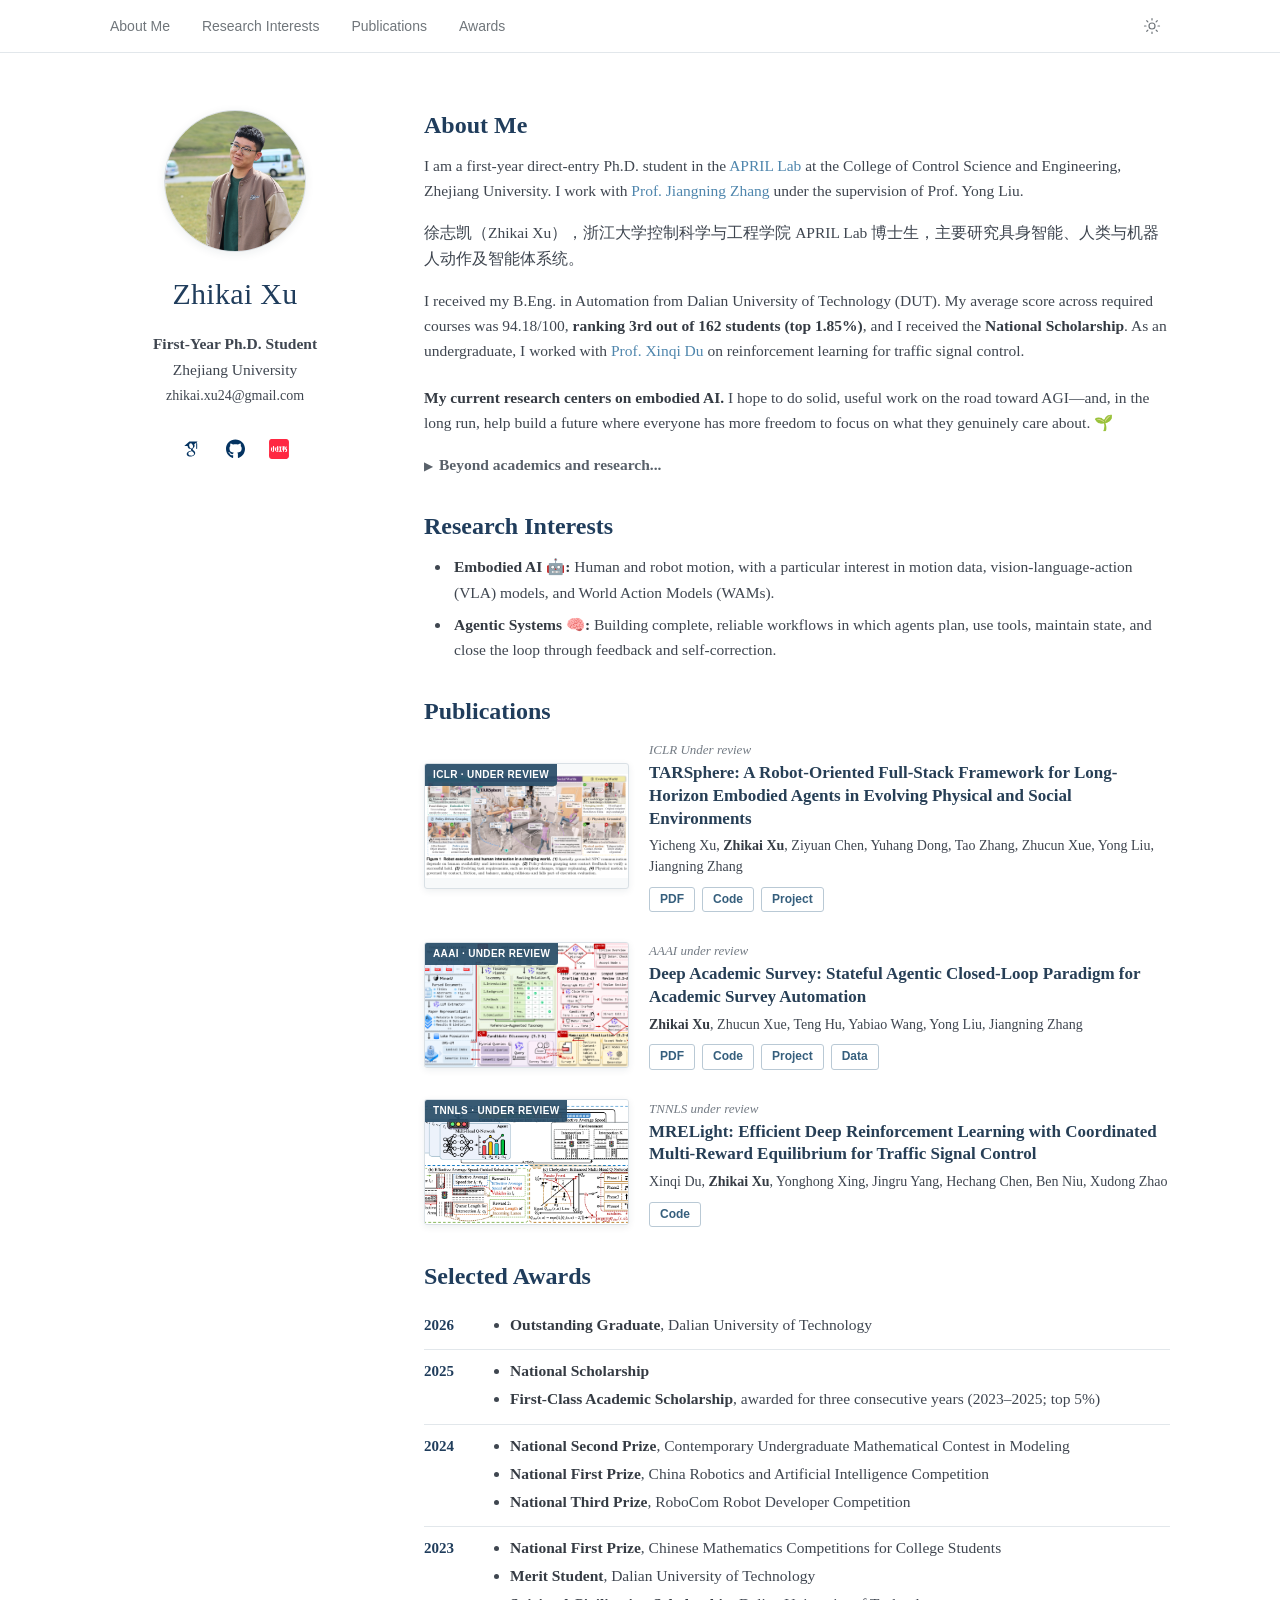
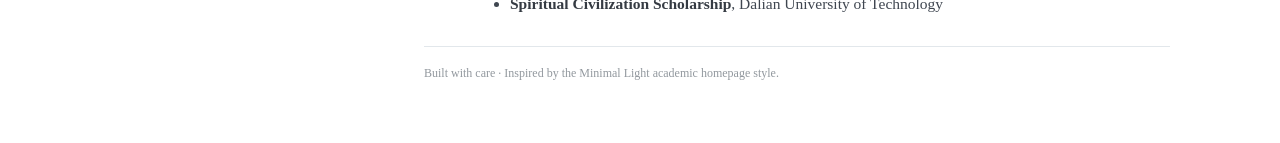
<file: index.html>
<!doctype html>
<html lang="en">
  <head>
    <meta charset="utf-8" />
    <meta name="google-site-verification" content="ff-lMdnr1boXoENZf6rJ6O1V5q2bJymgZOdeZO4aA9Y" />
    <meta name="viewport" content="width=device-width, initial-scale=1" />
    <meta name="description" content="徐志凯（Zhikai Xu），浙江大学控制科学与工程学院 APRIL Lab 博士生，研究方向包括具身智能（Embodied AI）、人类与机器人动作及智能体系统（Agentic Systems）。" />
    <meta name="author" content="Zhikai Xu" />
    <meta name="theme-color" content="#ffffff" />
    <link rel="canonical" href="https://zhikaixu24.github.io/" />
    <meta property="og:type" content="profile" />
    <meta property="og:title" content="徐志凯 (Zhikai Xu) | 浙江大学 Zhejiang University" />
    <meta property="og:description" content="徐志凯（Zhikai Xu），浙江大学控制科学与工程学院 APRIL Lab 博士生，研究方向包括具身智能（Embodied AI）、人类与机器人动作及智能体系统（Agentic Systems）。" />
    <meta property="og:url" content="https://zhikaixu24.github.io/" />
    <meta property="og:image" content="https://zhikaixu24.github.io/assets/images/zhikai-xu.jpg" />
    <meta property="og:image:alt" content="Portrait of Zhikai Xu" />
    <link rel="icon" href="assets/images/favicon.jpg" type="image/jpeg" />
    <script>
      try {
        if (localStorage.getItem("homepage-theme") === "dark") document.documentElement.dataset.theme = "dark";
      } catch {}
    </script>
    <link rel="stylesheet" href="assets/home.css?v=theme1" />
    <title>徐志凯 (Zhikai Xu) | 浙江大学 Zhejiang University</title>
    <script type="application/ld+json">
      {
        "@context": "https://schema.org",
        "@type": "ProfilePage",
        "@id": "https://zhikaixu24.github.io/#profile",
        "url": "https://zhikaixu24.github.io/",
        "mainEntity": {
          "@type": "Person",
          "@id": "https://zhikaixu24.github.io/#person",
          "name": "Zhikai Xu",
          "alternateName": ["徐志凯", "Xu Zhikai"],
          "url": "https://zhikaixu24.github.io/",
          "description": "Ph.D. student in the APRIL Lab at the College of Control Science and Engineering, Zhejiang University.",
          "image": "https://zhikaixu24.github.io/assets/images/zhikai-xu.jpg",
          "affiliation": {
            "@type": "CollegeOrUniversity",
            "name": "Zhejiang University",
            "alternateName": "浙江大学"
          },
          "knowsAbout": ["Embodied AI", "Agentic Systems", "Human and Robot Motion"],
          "sameAs": [
            "https://github.com/ZhikaiXu24",
            "https://scholar.google.com/citations?user=pOM4Xt8AAAAJ"
          ]
        }
      }
    </script>
  </head>
  <body>
    <nav class="section-nav" aria-label="Page sections">
      <div class="section-nav-inner">
        <a href="#about-heading">About Me</a>
        <a href="#interests-heading">Research Interests</a>
        <a href="#publications-heading">Publications</a>
        <a href="#awards-heading">Awards</a>
        <button class="theme-toggle" type="button" hidden aria-label="Dark mode" aria-pressed="false">
          <svg viewBox="0 0 24 24" width="18" height="18" fill="none" stroke="currentColor" stroke-width="1.6" stroke-linecap="round" stroke-linejoin="round" aria-hidden="true">
            <g class="sun"><circle cx="12" cy="12" r="4"/><path d="M12 2v2m0 16v2M2 12h2m16 0h2M5 5l1.5 1.5m11 11L19 19M5 19l1.5-1.5m11-11L19 5"/></g>
            <path class="moon" d="M20.5 14A8.8 8.8 0 0 1 10 3.5 8.8 8.8 0 1 0 20.5 14Z"/>
          </svg>
        </button>
      </div>
    </nav>
    <div class="page-shell">
      <aside class="profile" aria-label="Profile">
        <img class="avatar" src="assets/images/zhikai-xu.jpg" alt="Portrait of Zhikai Xu" />

        <h1 class="name-switcher" aria-label="Zhikai Xu, 徐志凯">
          <span class="name name-en is-visible" lang="en">Zhikai Xu</span>
          <span class="name name-zh" lang="zh-CN">徐志凯</span>
        </h1>

        <p class="role">First-Year Ph.D. Student</p>
        <p class="affiliation">Zhejiang University</p>
        <a class="email" href="mailto:zhikai.xu24@gmail.com">zhikai.xu24@gmail.com</a>

        <nav class="social-links" aria-label="Profile links">
          <a href="https://scholar.google.com/citations?hl=zh-CN&amp;user=pOM4Xt8AAAAJ" target="_blank" rel="noopener noreferrer" aria-label="Google Scholar" title="Google Scholar">
            <img class="social-icon" src="assets/images/google-scholar.svg" alt="" aria-hidden="true" />
          </a>
          <a href="https://github.com/ZhikaiXu24" target="_blank" rel="noopener noreferrer" aria-label="GitHub" title="GitHub">
            <span class="social-icon github-icon" aria-hidden="true"></span>
          </a>
          <a href="https://www.xiaohongshu.com/user/profile/6311db1d0000000012000500" target="_blank" rel="noopener noreferrer" aria-label="Xiaohongshu" title="Xiaohongshu">
            <img class="rednote-icon" src="assets/images/rednote-xiaohongshu.svg" alt="" aria-hidden="true" />
          </a>
        </nav>
      </aside>

      <main>
        <section aria-labelledby="about-heading">
          <h2 id="about-heading">About Me</h2>
          <p>
            I am a first-year direct-entry Ph.D. student in the
            <a href="https://april.zju.edu.cn/our-team/" target="_blank" rel="noopener noreferrer">APRIL Lab</a>
            at the College of Control Science and Engineering, Zhejiang University. I work with
            <a href="https://zhangzjn.github.io/" target="_blank" rel="noopener noreferrer">Prof. Jiangning Zhang</a>
            under the supervision of Prof. Yong Liu.
          </p>
          <p lang="zh-CN">
            徐志凯（Zhikai Xu），浙江大学控制科学与工程学院 APRIL Lab 博士生，主要研究具身智能、人类与机器人动作及智能体系统。
          </p>
          <p>
            I received my B.Eng. in Automation from Dalian University of Technology (DUT). My average score across required courses was 94.18/100,
            <strong>ranking 3rd out of 162 students (top 1.85%)</strong>, and I received the
            <strong>National Scholarship</strong>. As an undergraduate, I worked with <a href="https://faculty.dlut.edu.cn/duxinqi/zh_CN/index.htm" target="_blank" rel="noopener noreferrer">Prof. Xinqi Du</a> on reinforcement learning for traffic signal control.
          </p>
          <p class="research-statement">
            <strong>My current research centers on embodied AI.</strong> I hope to do solid, useful work on the road toward AGI—and, in the long run, help build a future where everyone has more freedom to focus on what they genuinely care about. 🌱
          </p>

          <details class="beyond">
            <summary>Beyond academics and research...</summary>
            <div class="beyond-content">
              <p>
                My MBTI is ENTJ-A. I am outgoing, always happy to meet new people, and fond of following the occasional wildly imaginative idea just to see where it leads. Outside the lab, I enjoy working out, running, and playing table tennis and badminton. I have also just started learning tennis—complete beginner here, so I am always up for a game!
              </p>
              <p>
                I love traveling, especially when the destination involves mountains, lakes, or open landscapes rather than another busy city. I also spend a perhaps unreasonable amount of time exploring and tinkering with good food. 🏃‍♂️🎾🏔️🍜
              </p>
            </div>
          </details>
        </section>

        <section aria-labelledby="interests-heading">
          <h2 id="interests-heading">Research Interests</h2>
          <ul class="interest-list">
            <li>
              <strong><a href="https://github.com/derikon/awesome-human-motion" target="_blank" rel="noopener noreferrer">Embodied AI</a> 🤖:</strong>
              Human and robot motion, with a particular interest in motion data, vision-language-action (VLA) models, and World Action Models (WAMs).
            </li>
            <li>
              <strong>Agentic Systems 🧠:</strong>
              Building complete, reliable workflows in which agents plan, use tools, maintain state, and close the loop through feedback and self-correction.
            </li>
          </ul>
        </section>

        <section aria-labelledby="publications-heading">
          <h2 id="publications-heading">Publications</h2>

          <article class="publication">
            <a class="paper-preview tarsphere-preview" href="https://arxiv.org/abs/2610.30043" target="_blank" rel="noopener noreferrer" aria-label="Read TARSphere on arXiv">
              <span class="venue-badge">ICLR · Under Review</span>
              <img src="assets/images/tarsphere.png" alt="A robot executes a task while interacting with people in a changing indoor scene" loading="lazy" />
            </a>
            <div class="paper-content">
              <p class="paper-status">ICLR Under review</p>
              <h3><a href="https://arxiv.org/abs/2610.30043" target="_blank" rel="noopener noreferrer">TARSphere: A Robot-Oriented Full-Stack Framework for Long-Horizon Embodied Agents in Evolving Physical and Social Environments</a></h3>
              <p class="authors">Yicheng Xu, <strong>Zhikai Xu</strong>, Ziyuan Chen, Yuhang Dong, Tao Zhang, Zhucun Xue, Yong Liu, Jiangning Zhang</p>
              <div class="paper-links" role="group" aria-label="TARSphere resources">
                <a href="https://arxiv.org/pdf/2610.30043" target="_blank" rel="noopener noreferrer">PDF</a>
                <a href="https://github.com/xuyicheng-zju/TARSphere" target="_blank" rel="noopener noreferrer">Code</a>
                <a href="https://xuyicheng-zju.github.io/TARSphere/" target="_blank" rel="noopener noreferrer">Project</a>
              </div>
            </div>
          </article>

          <article class="publication">
            <a class="paper-preview" href="https://zhikaixu24.github.io/projects/DAS/" target="_blank" rel="noopener noreferrer" aria-label="Open the DAS project page">
              <span class="venue-badge">AAAI · Under Review</span>
              <img src="assets/images/das.png" alt="Overview of the Deep Academic Survey framework" loading="lazy" />
            </a>
            <div class="paper-content">
              <p class="paper-status">AAAI under review</p>
              <h3><a href="https://arxiv.org/abs/2608.18034" target="_blank" rel="noopener noreferrer">Deep Academic Survey: Stateful Agentic Closed-Loop Paradigm for Academic Survey Automation</a></h3>
              <p class="authors">
                <strong>Zhikai Xu</strong>, Zhucun Xue, Teng Hu, Yabiao Wang, Yong Liu, Jiangning Zhang
              </p>
              <div class="paper-links" role="group" aria-label="Deep Academic Survey resources">
                <a href="https://arxiv.org/abs/2608.18034" target="_blank" rel="noopener noreferrer">PDF</a>
                <a href="https://github.com/ZhikaiXu24/DAS" target="_blank" rel="noopener noreferrer">Code</a>
                <a href="https://zhikaixu24.github.io/projects/DAS/" target="_blank" rel="noopener noreferrer">Project</a>
                <a href="https://huggingface.co/datasets/ZhikaiXu24/DAS-2M" target="_blank" rel="noopener noreferrer">Data</a>
              </div>
            </div>
          </article>

          <article class="publication">
            <a class="paper-preview" href="https://github.com/ZhikaiXu24/MRELight" target="_blank" rel="noopener noreferrer" aria-label="Open the MRELight code repository">
              <span class="venue-badge">TNNLS · Under Review</span>
              <img src="assets/images/tnnls.png" alt="Overview of the MRELight framework" loading="lazy" />
            </a>
            <div class="paper-content">
              <p class="paper-status">TNNLS under review</p>
              <h3>MRELight: Efficient Deep Reinforcement Learning with Coordinated Multi-Reward Equilibrium for Traffic Signal Control</h3>
              <p class="authors">
                Xinqi Du, <strong>Zhikai Xu</strong>, Yonghong Xing, Jingru Yang, Hechang Chen, Ben Niu, Xudong Zhao
              </p>
              <div class="paper-links" role="group" aria-label="MRELight resources">
                <a href="https://github.com/ZhikaiXu24/MRELight" target="_blank" rel="noopener noreferrer">Code</a>
              </div>
            </div>
          </article>
        </section>

        <section aria-labelledby="awards-heading">
          <h2 id="awards-heading">Selected Awards</h2>

          <div class="award-year">
            <h3>2026</h3>
            <ul>
              <li><strong>Outstanding Graduate</strong>, Dalian University of Technology</li>
            </ul>
          </div>

          <div class="award-year">
            <h3>2025</h3>
            <ul>
              <li><strong>National Scholarship</strong></li>
              <li><strong>First-Class Academic Scholarship</strong>, awarded for three consecutive years (2023–2025; top 5%)</li>
            </ul>
          </div>

          <div class="award-year">
            <h3>2024</h3>
            <ul>
              <li><strong>National Second Prize</strong>, Contemporary Undergraduate Mathematical Contest in Modeling</li>
              <li><strong>National First Prize</strong>, China Robotics and Artificial Intelligence Competition</li>
              <li><strong>National Third Prize</strong>, RoboCom Robot Developer Competition</li>
            </ul>
          </div>

          <div class="award-year">
            <h3>2023</h3>
            <ul>
              <li><strong>National First Prize</strong>, Chinese Mathematics Competitions for College Students</li>
              <li><strong>Merit Student</strong>, Dalian University of Technology</li>
              <li><strong>Spiritual Civilization Scholarship</strong>, Dalian University of Technology</li>
            </ul>
          </div>
        </section>

        <footer>
          <p>Built with care · Inspired by the Minimal Light academic homepage style.</p>
        </footer>
      </main>
    </div>

    <script src="assets/home.js?v=theme1"></script>
  </body>
</html>
</file>
<file: assets/home.css>
:root {
  --ink: #3f4650;
  --heading: #203d5c;
  --link: #4f86ad;
  --link-hover: #2e658e;
  --muted: #737b84;
  --line: #e2e7eb;
  --soft: #f7f9fa;
  --badge: #345d7d;
  --paper-width: 1060px;
  --nav-height: 3.25rem;
}

* {
  box-sizing: border-box;
}

:root[data-theme="dark"] {
  color-scheme: dark;
  --ink: #d6dce3;
  --heading: #e5edf6;
  --link: #99c5e4;
  --link-hover: #c5e6ff;
  --muted: #acb6c1;
  --line: #3c4651;
  --soft: #252c33;
}
[data-theme="dark"] :is(body, .section-nav) { background: #181c21; }
[data-theme="dark"] :is(.section-nav a, footer, .beyond summary, .theme-toggle) { color: var(--muted); }
[data-theme="dark"] :is(strong, .paper-content h3) { color: var(--heading); }
[data-theme="dark"] .paper-links a { color: var(--link); background: var(--soft); border-color: #566373; }
[data-theme="dark"] .paper-links a:hover { background: var(--line); }
[data-theme="dark"] .beyond-content { background: var(--soft); border-color: var(--line); }
[data-theme="dark"] .social-links .github-icon { background-color: var(--ink); }
[data-theme="dark"] img.social-icon { filter: brightness(0) invert(.85); }

.theme-toggle {
  margin-inline-start: auto;
  flex: 0 0 36px;
  height: 40px;
  padding: 0;
  display: grid;
  place-items: center;
  background: transparent;
  border: 0;
  border-radius: 5px;
  color: #70767b;
  cursor: pointer;
}
.theme-toggle:hover { background: var(--soft); }
.theme-toggle:focus-visible { outline: 2px solid var(--link); outline-offset: -2px; }
.theme-toggle[hidden], .theme-toggle .moon, [data-theme="dark"] .theme-toggle .sun { display: none; }
[data-theme="dark"] .theme-toggle .moon { display: inline; }
@media (max-width: 400px) {
  .section-nav .section-nav-inner { width: calc(100% - 12px); gap: 6px; }
}
@media (max-width: 350px) {
  .section-nav .section-nav-inner { width: calc(100% - 8px); gap: 4px; font-size: .75rem; }
  .section-nav a[href="#interests-heading"] { max-width: 6em; white-space: normal; text-align: center; }
}

html {
  scroll-behavior: smooth;
  scroll-padding-top: calc(var(--nav-height) + 1rem);
}

.section-nav {
  position: sticky;
  top: 0;
  z-index: 5;
  background: #fff;
  box-shadow: 0 1px var(--line);
}

.section-nav-inner {
  width: min(var(--paper-width), calc(100% - 30px));
  margin-inline: auto;
  height: var(--nav-height);
  display: flex;
  align-items: center;
  gap: clamp(12px, 3vw, 32px);
  overflow-x: auto;
  white-space: nowrap;
  font: 500 clamp(0.8rem, 2vw, 0.875rem)/1.3 -apple-system, BlinkMacSystemFont, "Segoe UI", sans-serif;
}

.section-nav a {
  padding-block: .7rem;
  color: #70767b;
}

body {
  margin: 0;
  background: #fff;
  color: var(--ink);
  font-family: Georgia, "Times New Roman", "Noto Serif", "Noto Serif SC", serif;
  font-size: 15.5px;
  line-height: 1.62;
  -webkit-font-smoothing: antialiased;
}

a {
  color: var(--link);
  text-decoration: none;
  transition: color 160ms ease;
}

a:hover,
a:focus-visible {
  color: var(--link-hover);
  text-decoration: underline;
  text-underline-offset: 0.18em;
}

a:focus-visible,
summary:focus-visible {
  outline: 2px solid #8ab5d3;
  outline-offset: 3px;
  border-radius: 2px;
}

.page-shell {
  display: grid;
  grid-template-columns: 250px minmax(0, 1fr);
  gap: 64px;
  width: min(var(--paper-width), calc(100% - 56px));
  margin: 0 auto;
  padding: 58px 0 42px;
}

.profile {
  position: sticky;
  top: calc(var(--nav-height) + 1rem);
  align-self: start;
  text-align: center;
}

.avatar {
  display: block;
  width: 142px;
  height: 142px;
  margin: 0 auto 18px;
  border-radius: 50%;
  border: 1px solid #d8dde1;
  object-fit: cover;
  object-position: 54% 28%;
  box-shadow: 0 2px 10px rgba(31, 51, 69, 0.08);
}

.name-switcher {
  position: relative;
  height: 48px;
  margin: 0 0 13px;
  color: var(--heading);
  font-size: 30px;
  font-weight: 500;
  line-height: 48px;
  letter-spacing: 0.01em;
}

.name {
  position: absolute;
  inset: 0;
  opacity: 0;
  transform: translateY(5px);
  transition: opacity 500ms ease, transform 500ms ease;
}

.name.is-visible {
  opacity: 1;
  transform: translateY(0);
}

.role,
.affiliation {
  margin: 0;
  font-weight: 600;
}

.affiliation {
  margin-top: 1px;
  font-weight: 400;
}

.email {
  display: inline-block;
  margin-top: 2px;
  color: var(--ink);
  font-size: 14px;
}

.social-links {
  display: flex;
  align-items: center;
  justify-content: center;
  gap: 6px;
  margin-top: 22px;
}

.social-links a {
  display: grid;
  width: 38px;
  height: 38px;
  place-items: center;
  color: #043361;
  border-radius: 50%;
  font-size: 19px;
  line-height: 38px;
}

.social-links .social-icon,
.social-links .rednote-icon {
  display: block;
  width: 20px;
  height: 20px;
}

.social-links .github-icon {
  background: #043361;
  -webkit-mask: url("images/github.svg") center / contain no-repeat;
  mask: url("images/github.svg") center / contain no-repeat;
}

.social-links a:hover {
  text-decoration: none;
  transform: translateY(-1px);
}

main {
  min-width: 0;
}

section {
  margin-bottom: 34px;
}

main > section:last-of-type {
  margin-bottom: 0;
}

h2 {
  margin: 0 0 12px;
  color: var(--heading);
  font-size: 24px;
  font-weight: 700;
  line-height: 1.3;
}

p {
  margin: 0 0 17px;
}

strong {
  color: #353b43;
  font-weight: 700;
}

.research-statement {
  margin-top: 22px;
}

.beyond {
  margin-top: 16px;
}

.beyond summary {
  width: fit-content;
  cursor: pointer;
  color: #59616a;
  font-weight: 600;
  list-style: none;
  user-select: none;
}

.beyond summary::-webkit-details-marker {
  display: none;
}

.beyond summary::before {
  display: inline-block;
  margin-right: 7px;
  content: "▶";
  font-size: 0.72em;
  transform-origin: 45% 50%;
  transition: transform 180ms ease;
}

.beyond[open] summary::before {
  transform: rotate(90deg);
}

.beyond-content {
  margin: 13px 0 0 18px;
  padding: 13px 18px 1px;
  border-left: 2px solid #dce7ee;
  background: linear-gradient(90deg, rgba(239, 246, 250, 0.72), transparent 78%);
}

.interest-list {
  margin: 0;
  padding-left: 27px;
}

.interest-list li {
  margin: 7px 0;
  padding-left: 3px;
}

.interest-list strong a {
  color: inherit;
}

.publication {
  display: grid;
  grid-template-columns: 205px minmax(0, 1fr);
  gap: 20px;
  align-items: center;
  margin: 0 0 28px;
}

.paper-preview {
  position: relative;
  display: block;
  height: 126px;
  overflow: hidden;
  border: 1px solid #d9e0e5;
  border-radius: 3px;
  background: var(--soft);
  box-shadow: 0 2px 7px rgba(26, 45, 61, 0.08);
}

.paper-preview:hover {
  text-decoration: none;
}

.paper-preview img {
  width: 100%;
  height: 100%;
  object-fit: cover;
  object-position: center;
  transition: transform 220ms ease;
}

.paper-preview:hover img {
  transform: scale(1.015);
}

.paper-preview.tarsphere-preview img {
  object-fit: contain;
}

.venue-badge {
  position: absolute;
  z-index: 1;
  top: 0;
  left: 0;
  padding: 3px 8px;
  border-radius: 0 0 3px 0;
  color: #fff;
  background: rgba(40, 76, 104, 0.92);
  font-family: -apple-system, BlinkMacSystemFont, "Segoe UI", sans-serif;
  font-size: 10px;
  font-weight: 700;
  letter-spacing: 0.035em;
  text-transform: uppercase;
}

.paper-status {
  margin: 0 0 2px;
  color: var(--muted);
  font-size: 13px;
  font-style: italic;
}

.paper-content h3 {
  margin: 0 0 6px;
  color: #273f56;
  font-size: 17px;
  line-height: 1.34;
}

.paper-content h3 a {
  color: inherit;
}

.authors {
  margin: 0 0 9px;
  font-size: 14px;
  line-height: 1.48;
}

.paper-links {
  display: flex;
  flex-wrap: wrap;
  gap: 7px;
}

.paper-links a {
  display: inline-block;
  min-width: 45px;
  padding: 3px 10px 4px;
  border: 1px solid #b9c9d5;
  border-radius: 3px;
  color: #365f7d;
  background: #fff;
  font-family: -apple-system, BlinkMacSystemFont, "Segoe UI", sans-serif;
  font-size: 12px;
  font-weight: 600;
  line-height: 1.35;
  text-align: center;
}

.paper-links a:hover {
  border-color: #86a8bf;
  background: #f2f7fa;
  text-decoration: none;
}

.award-year {
  display: grid;
  grid-template-columns: 52px minmax(0, 1fr);
  gap: 14px;
  padding: 8px 0 9px;
  border-top: 1px solid var(--line);
}

.award-year:first-of-type {
  border-top: 0;
}

.award-year h3 {
  margin: 1px 0 0;
  color: var(--heading);
  font-size: 15px;
}

.award-year ul {
  margin: 0;
  padding-left: 20px;
}

.award-year li {
  margin-bottom: 3px;
}

footer {
  margin-top: 18px;
  padding-top: 17px;
  border-top: 1px solid var(--line);
  color: #92989e;
  font-size: 12px;
}

@media (max-width: 820px) {
  .page-shell {
    grid-template-columns: 1fr;
    gap: 36px;
    width: min(680px, calc(100% - 38px));
    padding-top: 34px;
  }

  .profile {
    position: static;
  }

  .publication {
    grid-template-columns: 180px minmax(0, 1fr);
    gap: 16px;
  }

  .paper-preview {
    height: 112px;
  }
}

@media (max-width: 560px) {
  body {
    font-size: 15px;
  }

  .page-shell {
    width: min(100% - 30px, 560px);
    padding-top: 27px;
  }

  .avatar {
    width: 132px;
    height: 132px;
  }

  h2 {
    font-size: 22px;
  }

  .publication {
    grid-template-columns: 1fr;
    gap: 13px;
  }

  .paper-preview {
    width: min(100%, 360px);
    height: 188px;
  }

  .award-year {
    grid-template-columns: 1fr;
    gap: 2px;
  }

  .award-year h3 {
    margin-left: 1px;
  }
}

@media (prefers-reduced-motion: reduce) {
  html {
    scroll-behavior: auto;
  }

  *,
  *::before,
  *::after {
    transition-duration: 0.01ms !important;
  }
}
</file>
